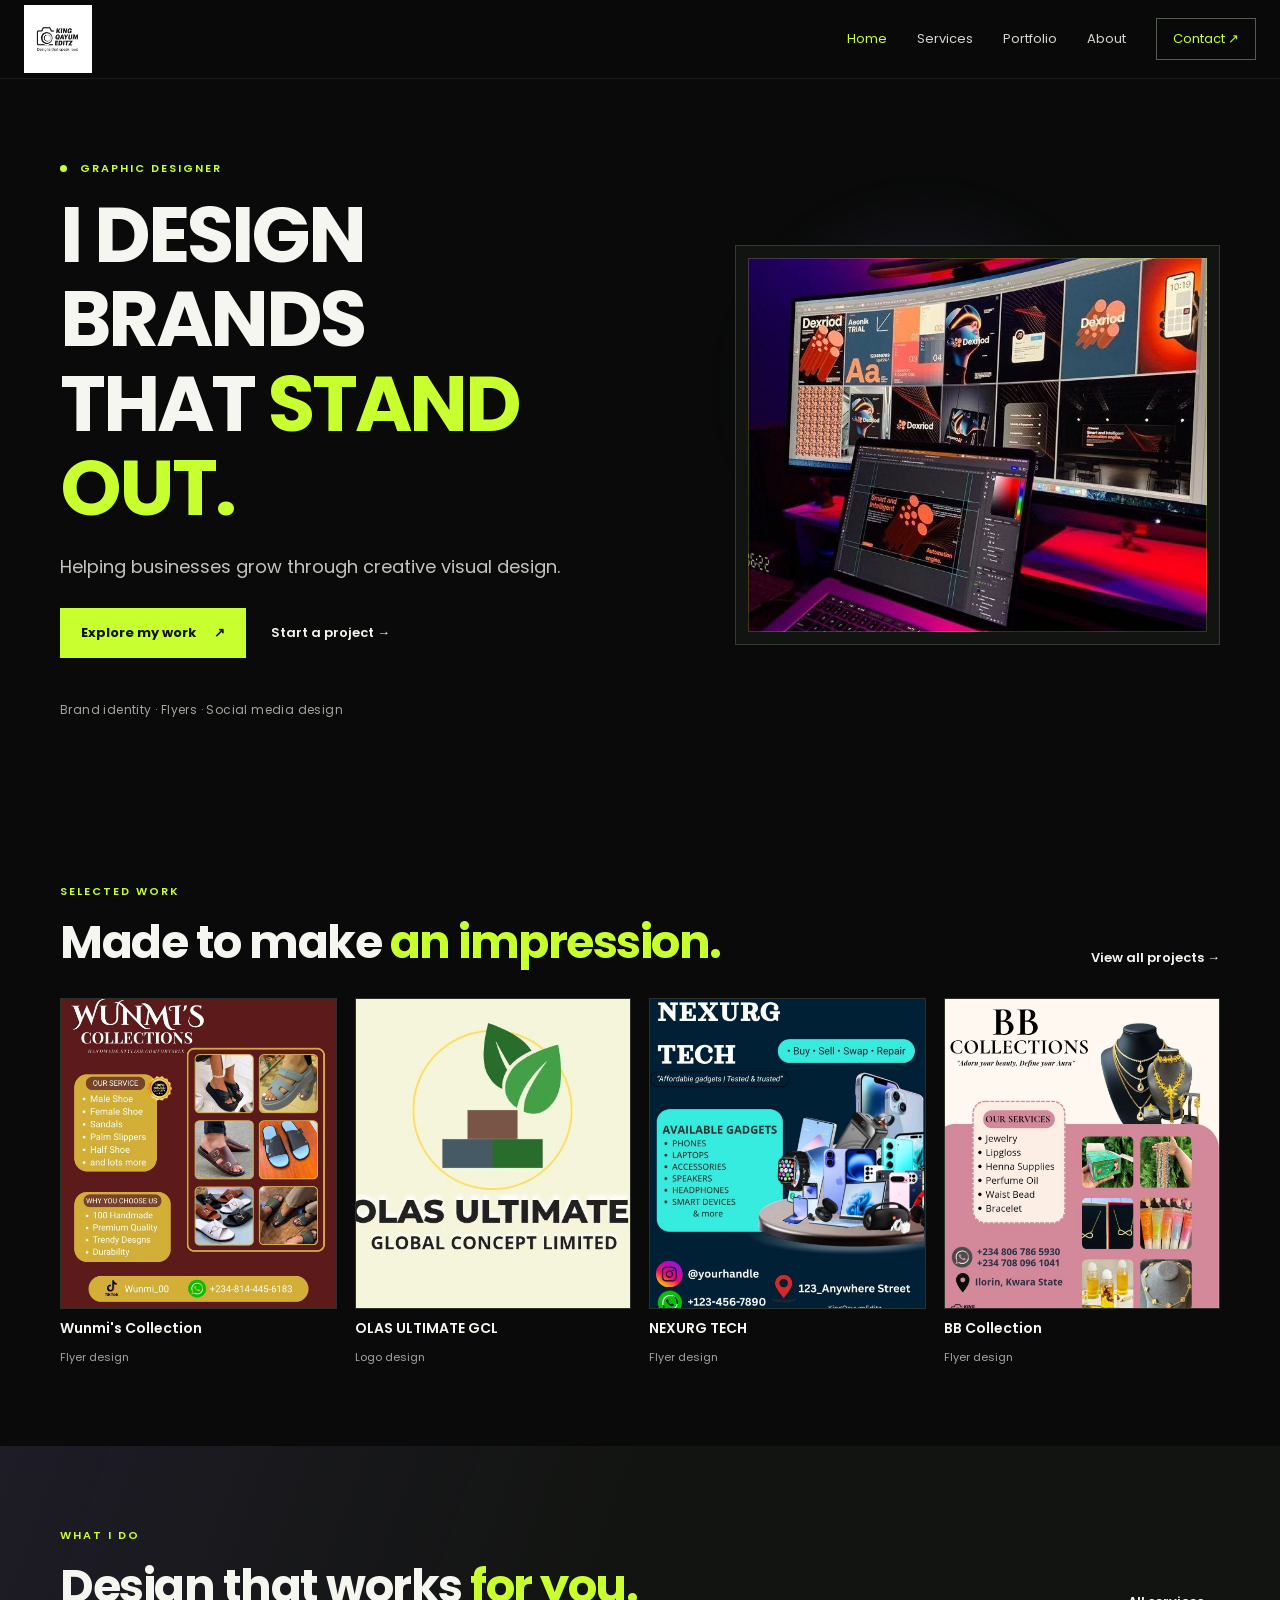
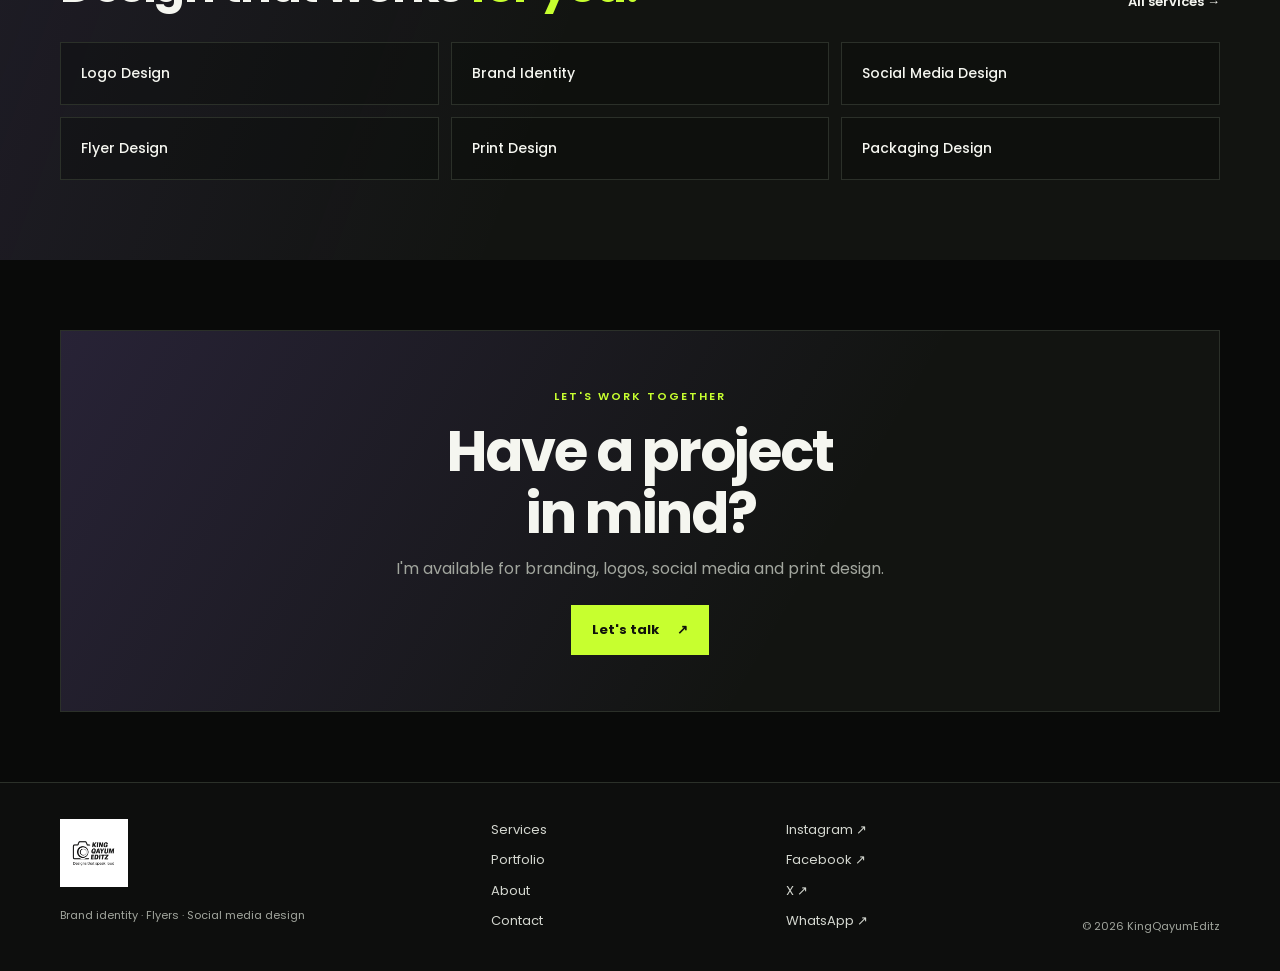
<file: index.html>
<!doctype html>
<html lang="en"><head><meta charset="utf-8"><meta name="viewport" content="width=device-width,initial-scale=1"><meta name="theme-color" content="#090a09"><meta name="description" content="KingQayumEditz is a graphic designer specializing in branding, logo design, flyers, social media design and visual identity."><meta property="og:type" content="website"><meta property="og:title" content="KingQayumEditz — I design brands that stand out"><meta property="og:description" content="Creative visual design for brands and businesses."><title>KingQayumEditz — Graphic Designer</title><link rel="icon" href="assets/images/5764811053404458683_121.jpg" type="image/jpeg"><link rel="preconnect" href="https://fonts.googleapis.com"><link rel="preconnect" href="https://fonts.gstatic.com" crossorigin><link href="https://fonts.googleapis.com/css2?family=Poppins:wght@400;500;600;700;800&display=swap" rel="stylesheet"><link rel="stylesheet" href="styles.css"><script src="script.js" defer></script></head>
<body><a class="skip-link" href="#main">Skip to content</a><header class="site-header"><nav class="nav-wrap" aria-label="Main navigation"><a class="brand" href="index.html" aria-label="KingQayumEditz home"><img class="brand-logo" src="assets/images/5764811053404458683_121.jpg" alt="KingQayumEditz logo &#8212; Designs that speak loud"></a><button class="menu-toggle" aria-expanded="false" aria-controls="primary-nav" aria-label="Open navigation"><span></span><span></span><span></span></button><div class="nav-links" id="primary-nav"><a aria-current="page" href="index.html">Home</a><a href="services.html">Services</a><a href="portfolio.html">Portfolio</a><a href="about.html">About</a><a class="nav-cta" href="contact.html">Contact <span aria-hidden="true">↗</span></a></div></nav></header>
<main id="main"><section class="hero wrap"><div class="hero-copy"><p class="eyebrow"><span class="status-dot"></span> GRAPHIC DESIGNER</p><h1>I DESIGN BRANDS<br>THAT <span class="lime">STAND OUT.</span></h1><p class="lead">Helping businesses grow through creative visual design.</p><div class="actions"><a class="button" href="portfolio.html">Explore my work <span aria-hidden="true">↗</span></a><a class="text-link" href="contact.html">Start a project <span aria-hidden="true">→</span></a></div><p class="hero-note">Brand identity · Flyers · Social media design</p></div><div class="hero-image"><img src="assets/images/5877681204805441822_121.jpg" alt="Graphic design artwork from the KingQayumEditz portfolio"></div></section>
<section class="section wrap"><div class="section-head"><div><p class="eyebrow">SELECTED WORK</p><h2>Made to make <span class="lime">an impression.</span></h2></div><a class="text-link" href="portfolio.html">View all projects →</a></div><div class="project-grid"><a class="project-card" href="portfolio.html#flyers"><img src="assets/images/SCENT BY FUNMI.jpg" alt="Scent by Funmi promotional design"><span>Wunmi's Collection</span><small>Flyer design</small></a><a class="project-card" href="portfolio.html#logos"><img src="assets/images/5877681204805441832_120.jpg" alt="OLAS ULTIMATE GCL logo artwork"><span>OLAS ULTIMATE GCL</span><small>Logo design</small></a><a class="project-card" href="portfolio.html#flyers"><img src="assets/images/5823556434963140807_121.jpg" alt="NEXURG TECH promotional artwork"><span>NEXURG TECH</span><small>Flyer design</small></a><a class="project-card" href="portfolio.html#flyers"><img src="assets/images/5854895359623105970_121.jpg" alt="BB Collection promotional artwork"><span>BB Collection</span><small>Flyer design</small></a></div></section>
<section class="section services-preview"><div class="wrap"><div class="section-head"><div><p class="eyebrow">WHAT I DO</p><h2>Design that works <span class="lime">for you.</span></h2></div><a class="text-link" href="services.html">All services →</a></div><div class="service-chips"><span>Logo Design</span><span>Brand Identity</span><span>Social Media Design</span><span>Flyer Design</span><span>Print Design</span><span>Packaging Design</span></div></div></section>
<section class="cta-band wrap"><p class="eyebrow">LET'S WORK TOGETHER</p><h2>Have a project<br>in mind?</h2><p>I'm available for branding, logos, social media and print design.</p><a class="button" href="contact.html">Let's talk <span aria-hidden="true">↗</span></a></section></main>
<footer class="site-footer"><div class="wrap footer-inner"><div><a class="brand" href="index.html" aria-label="KingQayumEditz home"><img class="brand-logo" src="assets/images/5764811053404458683_121.jpg" alt="KingQayumEditz logo &#8212; Designs that speak loud"></a><p>Brand identity · Flyers · Social media design</p></div><div class="footer-links"><a href="services.html">Services</a><a href="portfolio.html">Portfolio</a><a href="about.html">About</a><a href="contact.html">Contact</a></div><div class="footer-links"><a href="https://instagram.com/kingqayumeditz" target="_blank" rel="noopener noreferrer">Instagram ↗</a><a href="https://facebook.com/kingqayumeditz" target="_blank" rel="noopener noreferrer">Facebook ↗</a><a href="https://x.com/Kingqayumeditz" target="_blank" rel="noopener noreferrer" aria-label="X — @Kingqayumeditz">X &#x2197;</a><a href="https://wa.me/2349033279356" target="_blank" rel="noopener noreferrer">WhatsApp ↗</a></div><small>© <span data-year>2026</span> KingQayumEditz</small></div></footer></body></html>
</file>
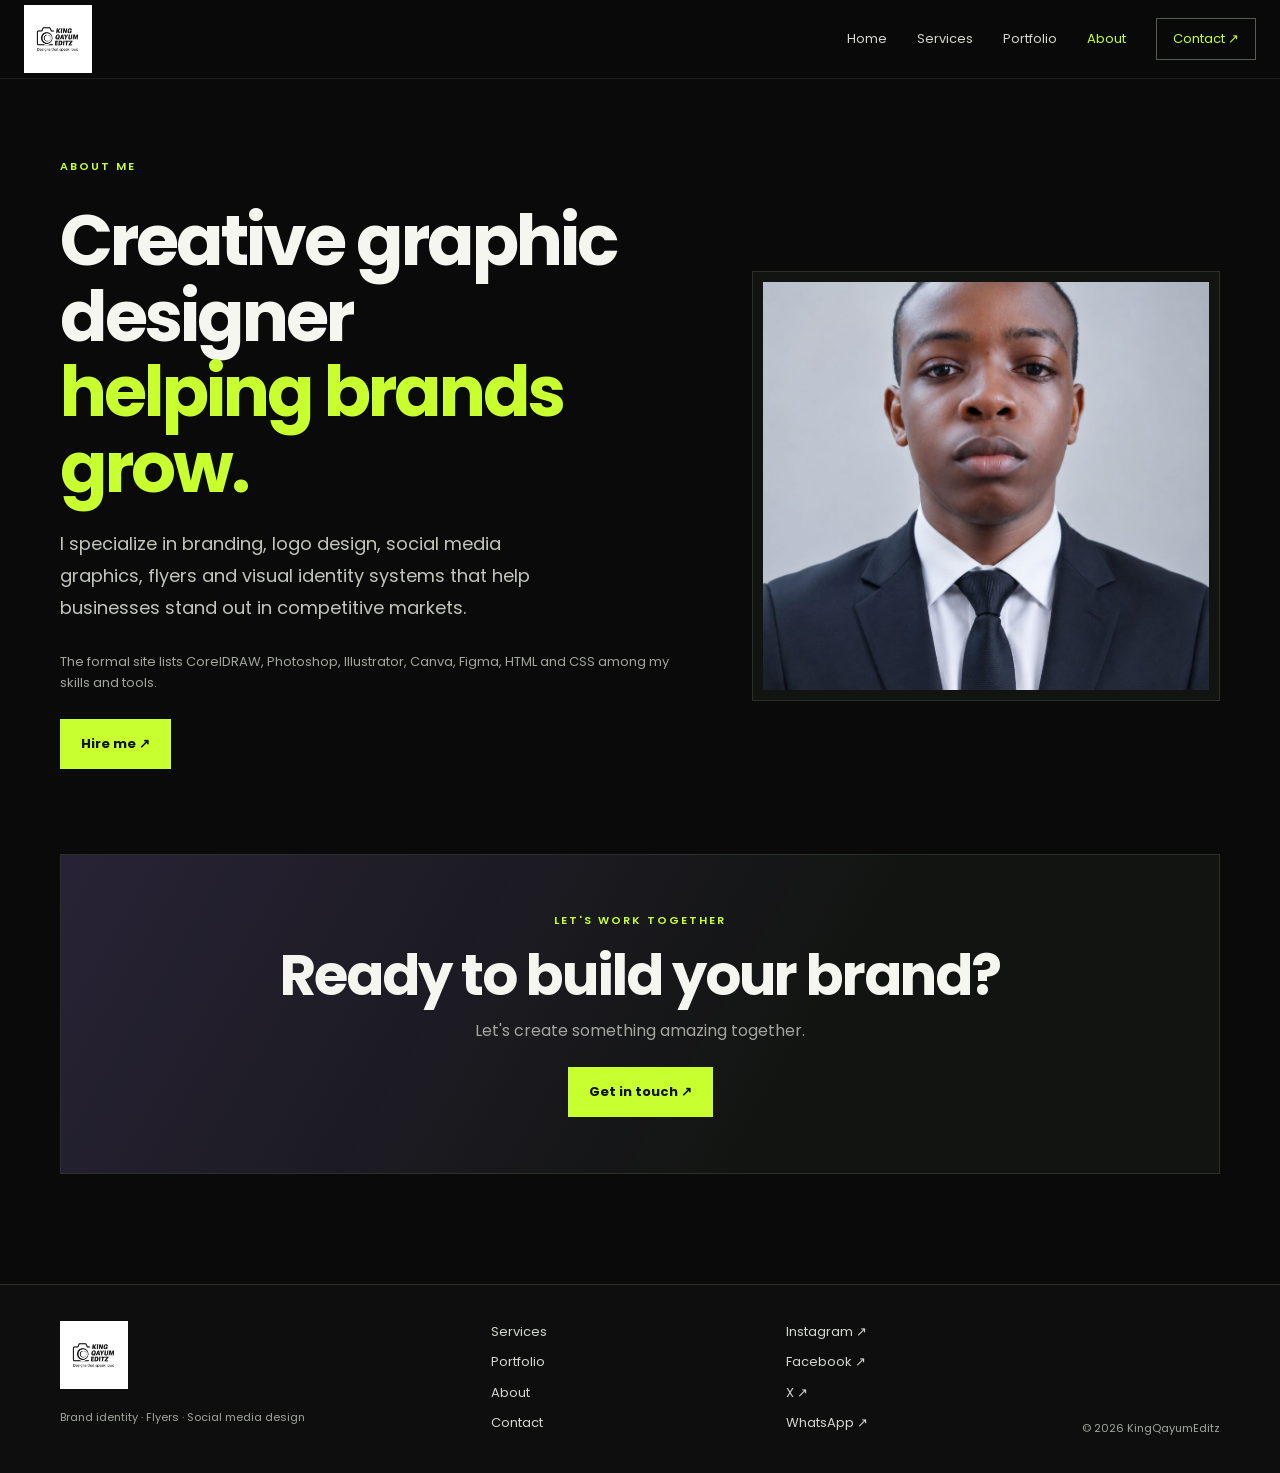
<file: about.html>
<!doctype html><html lang="en"><head><meta charset="utf-8"><meta name="viewport" content="width=device-width,initial-scale=1"><meta name="description" content="Learn about KingQayumEditz, a graphic designer specializing in branding, logos, social media graphics, flyers and visual identity."><meta property="og:title" content="About | KingQayumEditz"><title>About | KingQayumEditz</title><link rel="icon" href="assets/images/5764811053404458683_121.jpg" type="image/jpeg"><link rel="preconnect" href="https://fonts.googleapis.com"><link rel="preconnect" href="https://fonts.gstatic.com" crossorigin><link href="https://fonts.googleapis.com/css2?family=Poppins:wght@400;500;600;700;800&display=swap" rel="stylesheet"><link rel="stylesheet" href="styles.css"><script src="script.js" defer></script></head><body><a class="skip-link" href="#main">Skip to content</a><header class="site-header"><nav class="nav-wrap" aria-label="Main navigation"><a class="brand" href="index.html" aria-label="KingQayumEditz home"><img class="brand-logo" src="assets/images/5764811053404458683_121.jpg" alt="KingQayumEditz logo &#8212; Designs that speak loud"></a><button class="menu-toggle" aria-expanded="false" aria-controls="primary-nav" aria-label="Open navigation"><span></span><span></span><span></span></button><div class="nav-links" id="primary-nav"><a href="index.html">Home</a><a href="services.html">Services</a><a href="portfolio.html">Portfolio</a><a aria-current="page" href="about.html">About</a><a class="nav-cta" href="contact.html">Contact ↗</a></div></nav></header><main id="main" class="wrap page-main"><p class="eyebrow">ABOUT ME</p><div class="about-layout"><div><h1 class="page-title">Creative graphic designer<br><span class="lime">helping brands grow.</span></h1><p class="lead">I specialize in branding, logo design, social media graphics, flyers and visual identity systems that help businesses stand out in competitive markets.</p><p class="muted">The formal site lists CorelDRAW, Photoshop, Illustrator, Canva, Figma, HTML and CSS among my skills and tools.</p><a class="button" href="contact.html">Hire me ↗</a></div><img class="about-photo" src="assets/images/5873120623846952380_121.jpg" alt="Portrait artwork used on the formal KingQayumEditz about page"></div><section class="cta-band"><p class="eyebrow">LET'S WORK TOGETHER</p><h2>Ready to build your brand?</h2><p>Let's create something amazing together.</p><a class="button" href="contact.html">Get in touch ↗</a></section></main><footer class="site-footer"><div class="wrap footer-inner"><div><a class="brand" href="index.html" aria-label="KingQayumEditz home"><img class="brand-logo" src="assets/images/5764811053404458683_121.jpg" alt="KingQayumEditz logo &#8212; Designs that speak loud"></a><p>Brand identity · Flyers · Social media design</p></div><div class="footer-links"><a href="services.html">Services</a><a href="portfolio.html">Portfolio</a><a href="about.html">About</a><a href="contact.html">Contact</a></div><div class="footer-links"><a href="https://instagram.com/kingqayumeditz">Instagram ↗</a><a href="https://facebook.com/kingqayumeditz">Facebook ↗</a><a href="https://x.com/Kingqayumeditz" target="_blank" rel="noopener noreferrer" aria-label="X — @Kingqayumeditz">X &#x2197;</a><a href="https://wa.me/2349033279356">WhatsApp ↗</a></div><small>© <span data-year>2026</span> KingQayumEditz</small></div></footer></body></html>
</file>
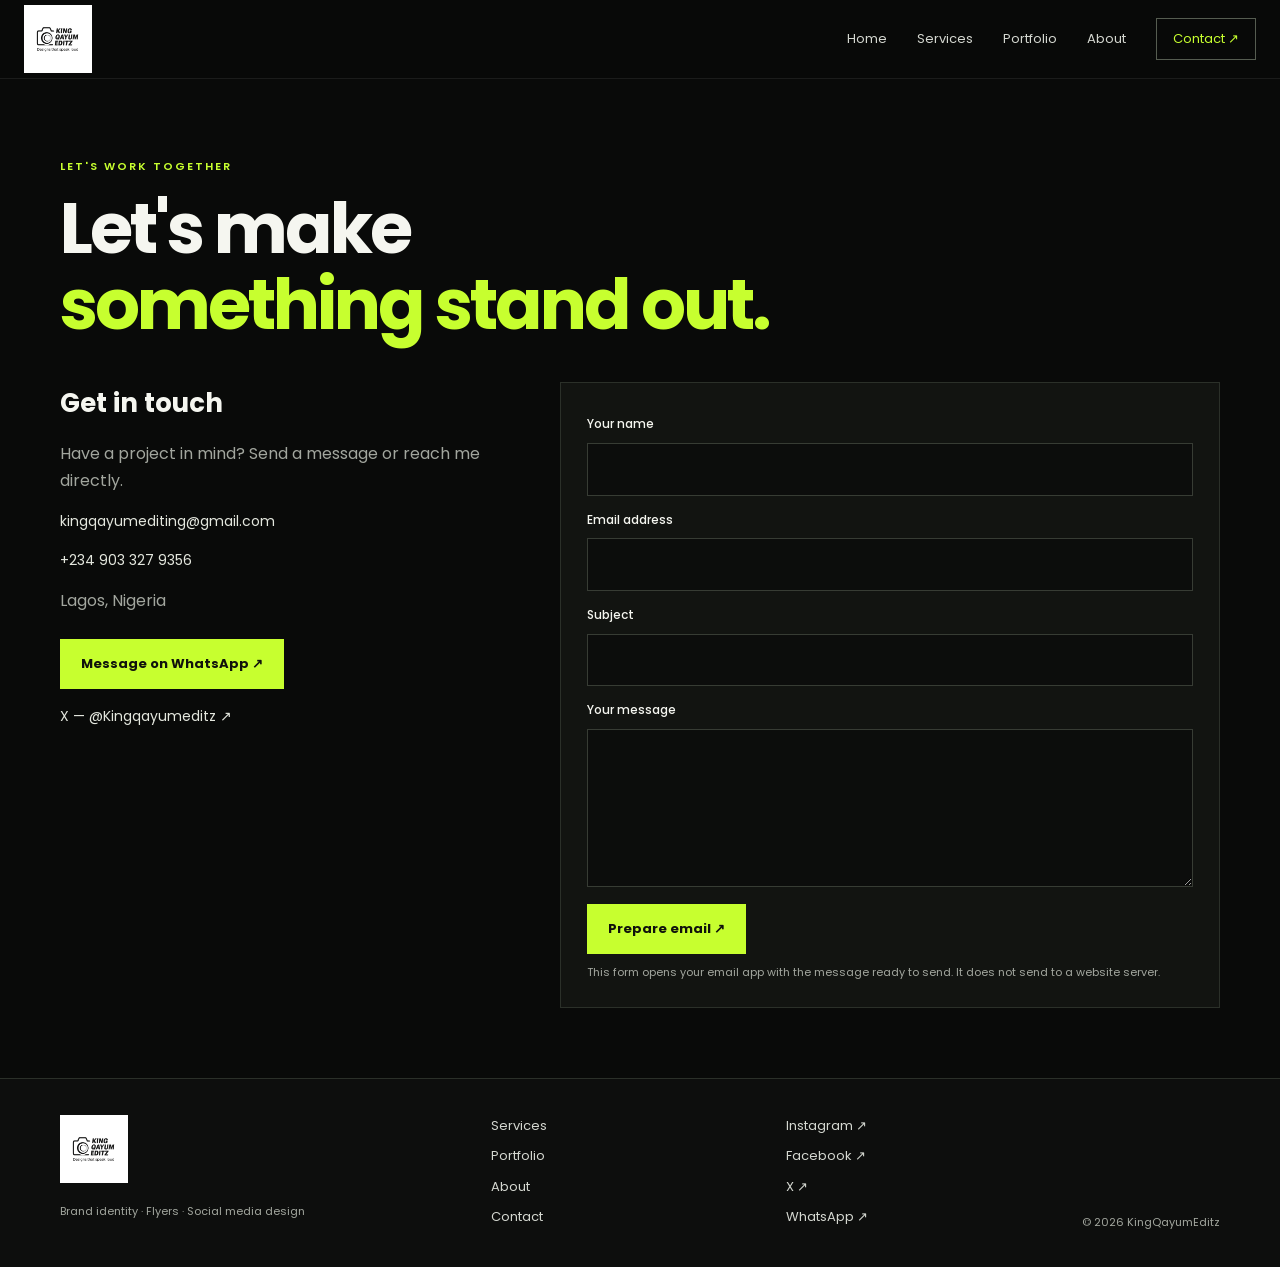
<file: contact.html>
<!doctype html><html lang="en"><head><meta charset="utf-8"><meta name="viewport" content="width=device-width,initial-scale=1"><meta name="description" content="Contact KingQayumEditz about graphic design, branding, logo, flyer or social media projects."><meta property="og:title" content="Contact | KingQayumEditz"><title>Contact | KingQayumEditz</title><link rel="icon" href="assets/images/5764811053404458683_121.jpg" type="image/jpeg"><link rel="preconnect" href="https://fonts.googleapis.com"><link rel="preconnect" href="https://fonts.gstatic.com" crossorigin><link href="https://fonts.googleapis.com/css2?family=Poppins:wght@400;500;600;700;800&display=swap" rel="stylesheet"><link rel="stylesheet" href="styles.css"><script src="script.js" defer></script></head><body><a class="skip-link" href="#main">Skip to content</a><header class="site-header"><nav class="nav-wrap" aria-label="Main navigation"><a class="brand" href="index.html" aria-label="KingQayumEditz home"><img class="brand-logo" src="assets/images/5764811053404458683_121.jpg" alt="KingQayumEditz logo &#8212; Designs that speak loud"></a><button class="menu-toggle" aria-expanded="false" aria-controls="primary-nav" aria-label="Open navigation"><span></span><span></span><span></span></button><div class="nav-links" id="primary-nav"><a href="index.html">Home</a><a href="services.html">Services</a><a href="portfolio.html">Portfolio</a><a href="about.html">About</a><a class="nav-cta" aria-current="page" href="contact.html">Contact ↗</a></div></nav></header><main id="main" class="wrap page-main"><p class="eyebrow">LET'S WORK TOGETHER</p><h1 class="page-title">Let's make<br><span class="lime">something stand out.</span></h1><div class="contact-layout"><section class="contact-info"><h2>Get in touch</h2><p>Have a project in mind? Send a message or reach me directly.</p><a href="mailto:kingqayumediting@gmail.com">kingqayumediting@gmail.com</a><a href="tel:+2349033279356">+234 903 327 9356</a><p>Lagos, Nigeria</p><a class="button whatsapp" href="https://wa.me/2349033279356" target="_blank" rel="noopener noreferrer">Message on WhatsApp ↗</a><a href="https://x.com/Kingqayumeditz" target="_blank" rel="noopener noreferrer" aria-label="X — @Kingqayumeditz">X — @Kingqayumeditz &#x2197;</a></section><form class="contact-form" id="contact-form"><label for="name">Your name</label><input id="name" name="name" autocomplete="name" required><label for="email">Email address</label><input id="email" name="email" type="email" autocomplete="email" required><label for="subject">Subject</label><input id="subject" name="subject"><label for="message">Your message</label><textarea id="message" name="message" rows="5" required></textarea><button class="button" type="submit">Prepare email ↗</button><p id="form-status" class="form-status" aria-live="polite">This form opens your email app with the message ready to send. It does not send to a website server.</p></form></div></main><footer class="site-footer"><div class="wrap footer-inner"><div><a class="brand" href="index.html" aria-label="KingQayumEditz home"><img class="brand-logo" src="assets/images/5764811053404458683_121.jpg" alt="KingQayumEditz logo &#8212; Designs that speak loud"></a><p>Brand identity · Flyers · Social media design</p></div><div class="footer-links"><a href="services.html">Services</a><a href="portfolio.html">Portfolio</a><a href="about.html">About</a><a href="contact.html">Contact</a></div><div class="footer-links"><a href="https://instagram.com/kingqayumeditz">Instagram ↗</a><a href="https://facebook.com/kingqayumeditz">Facebook ↗</a><a href="https://x.com/Kingqayumeditz" target="_blank" rel="noopener noreferrer" aria-label="X — @Kingqayumeditz">X &#x2197;</a><a href="https://wa.me/2349033279356">WhatsApp ↗</a></div><small>© <span data-year>2026</span> KingQayumEditz</small></div></footer></body></html>
</file>
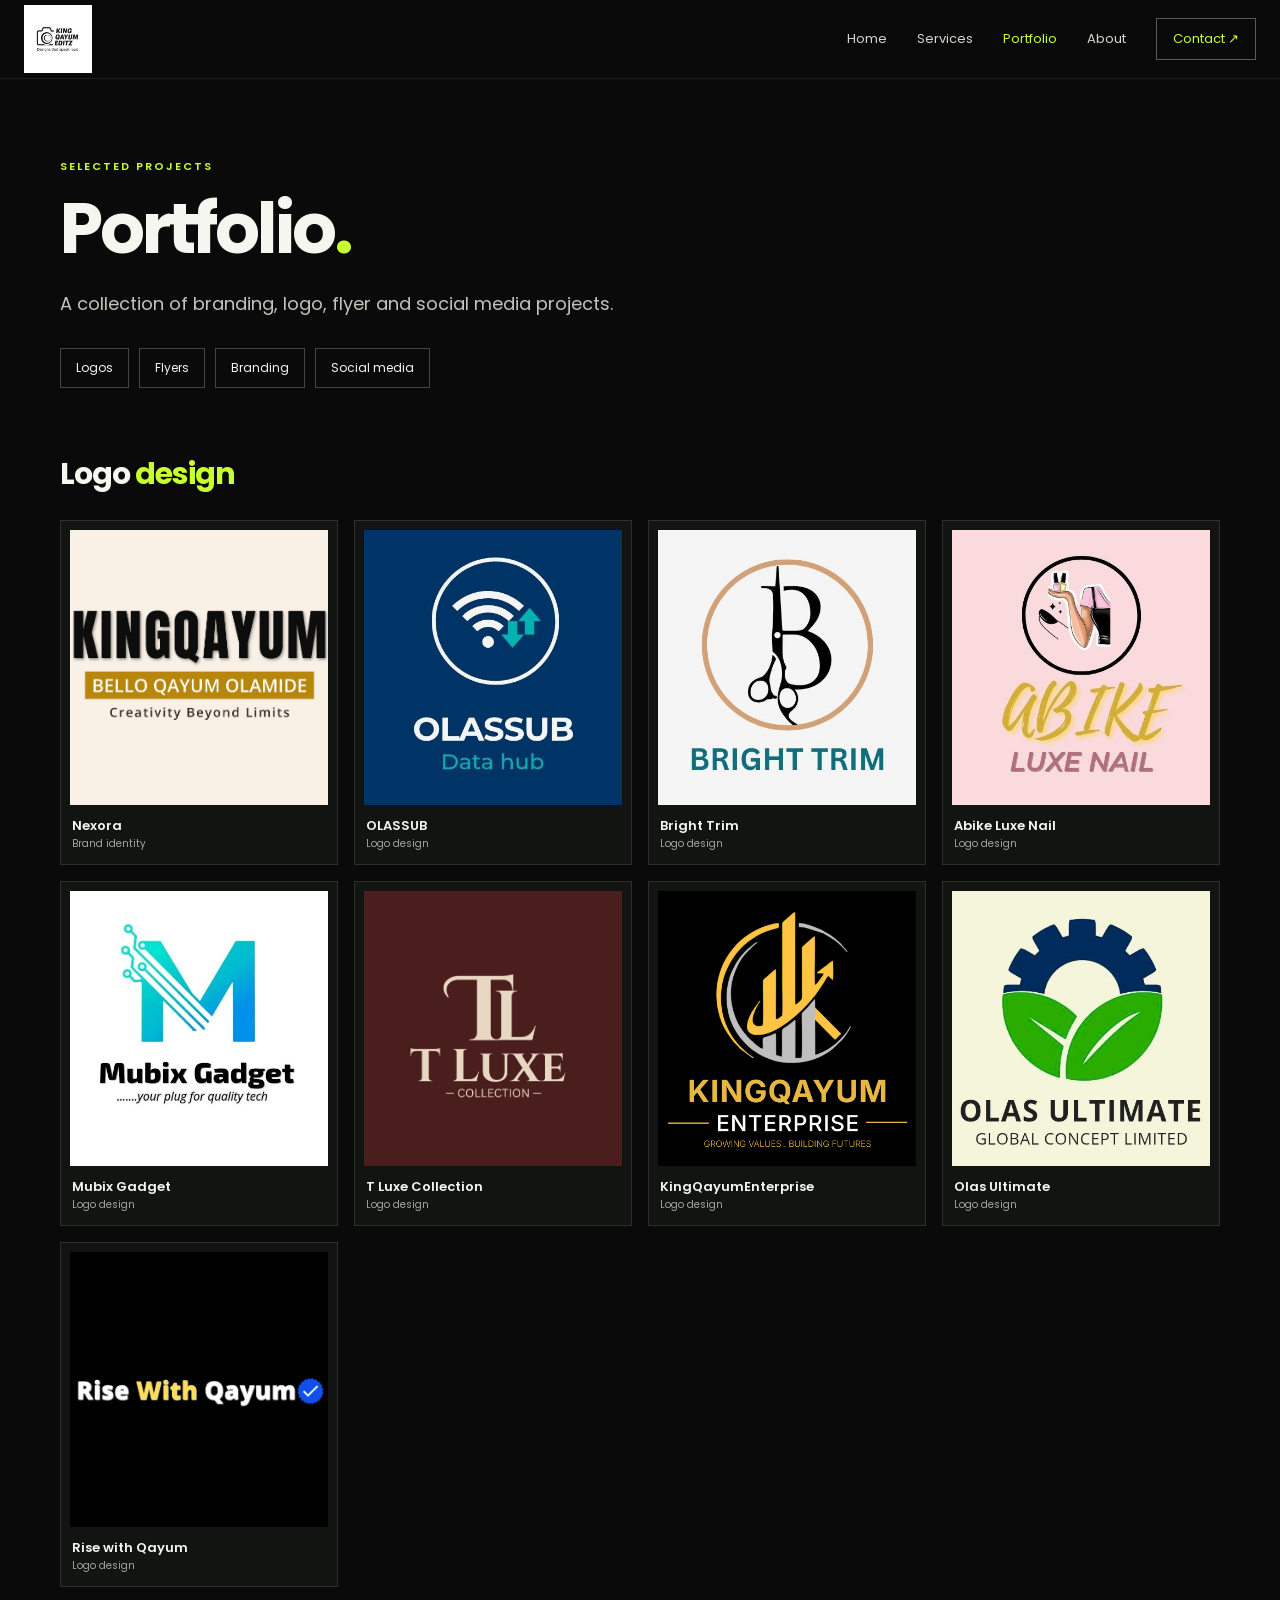
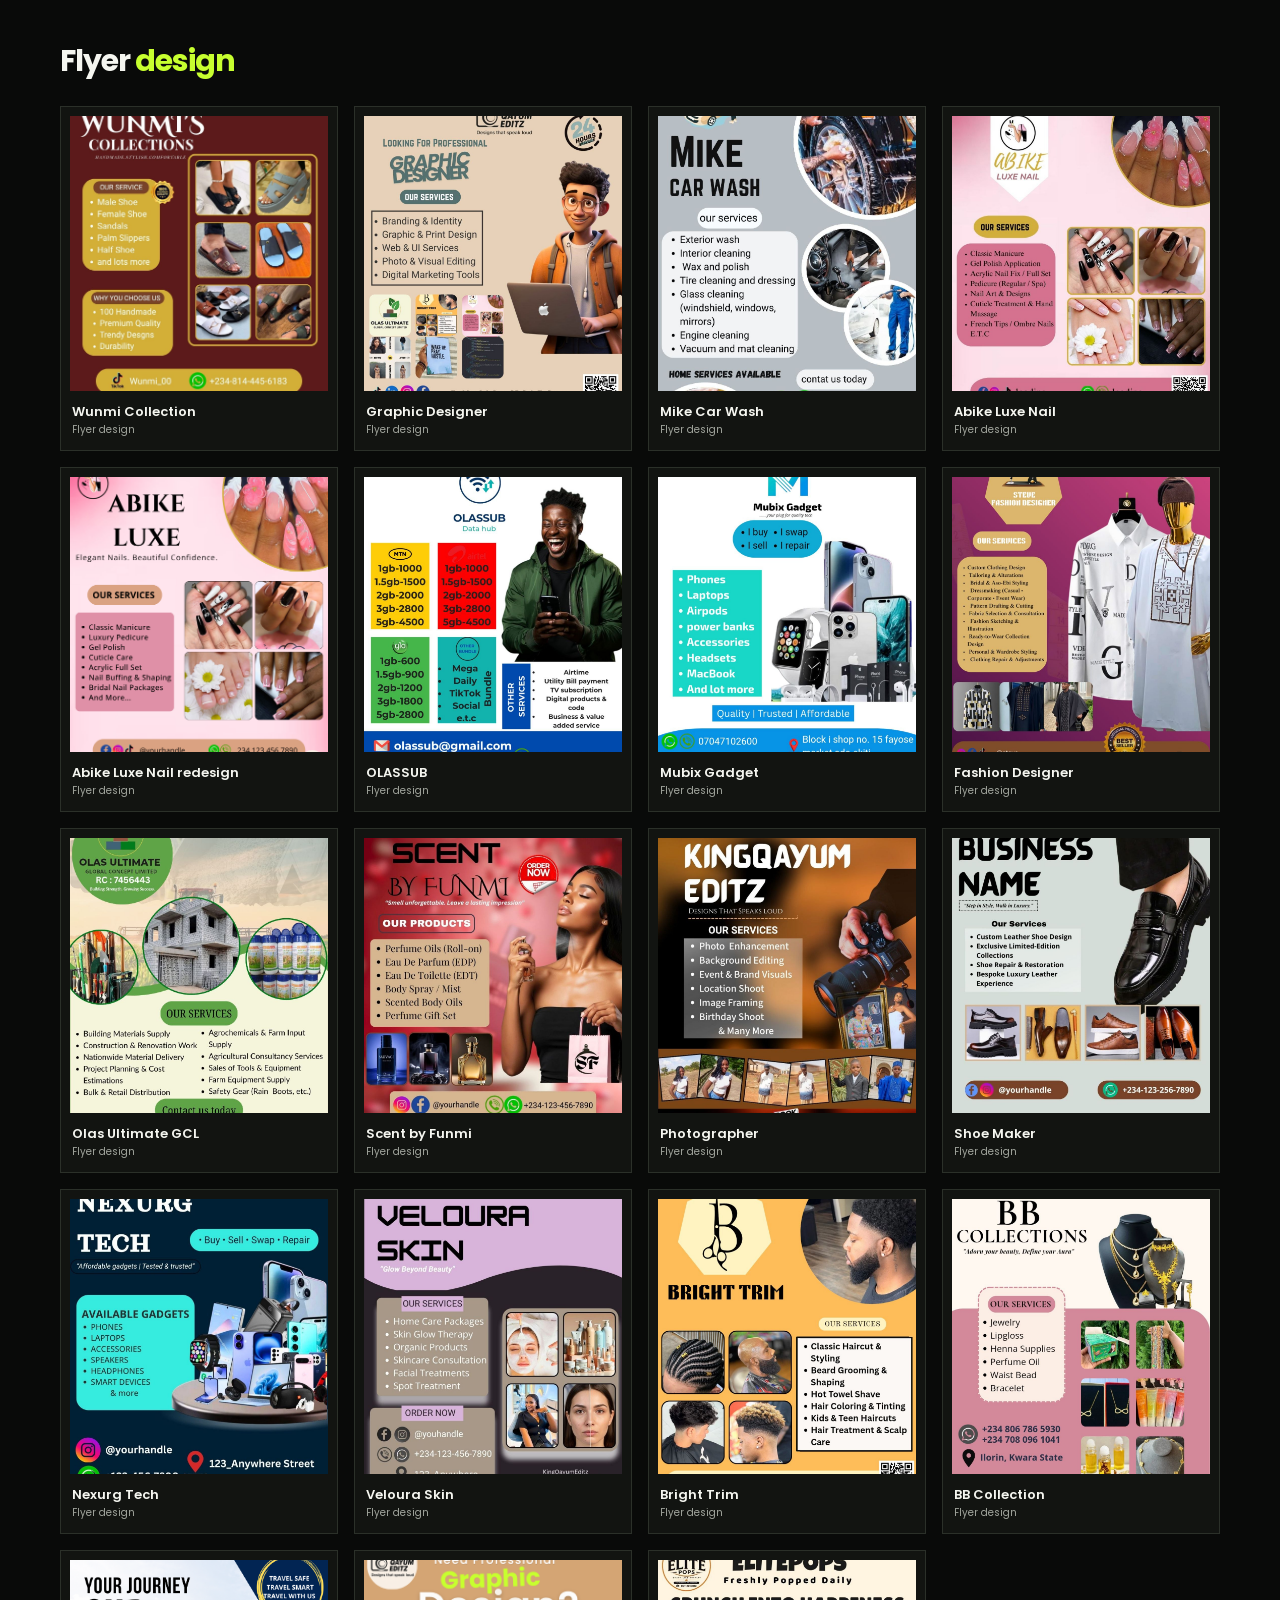
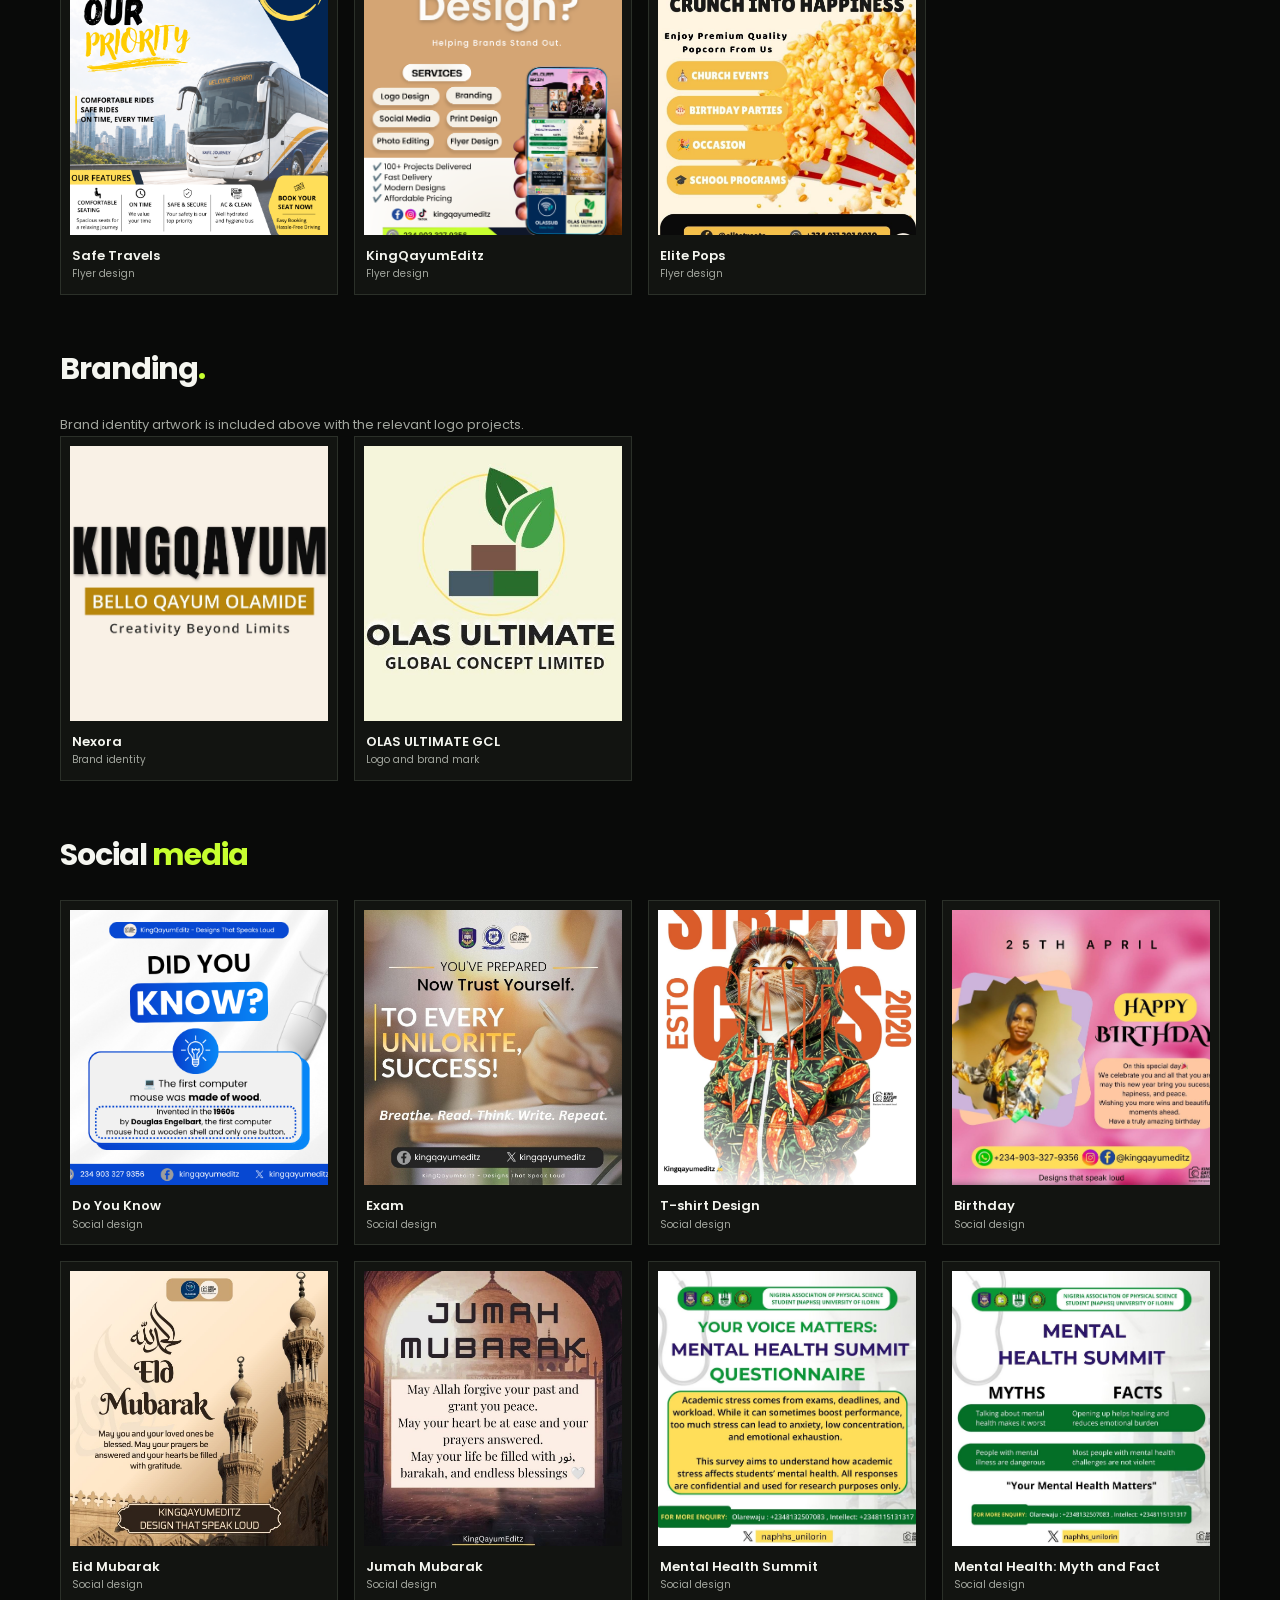
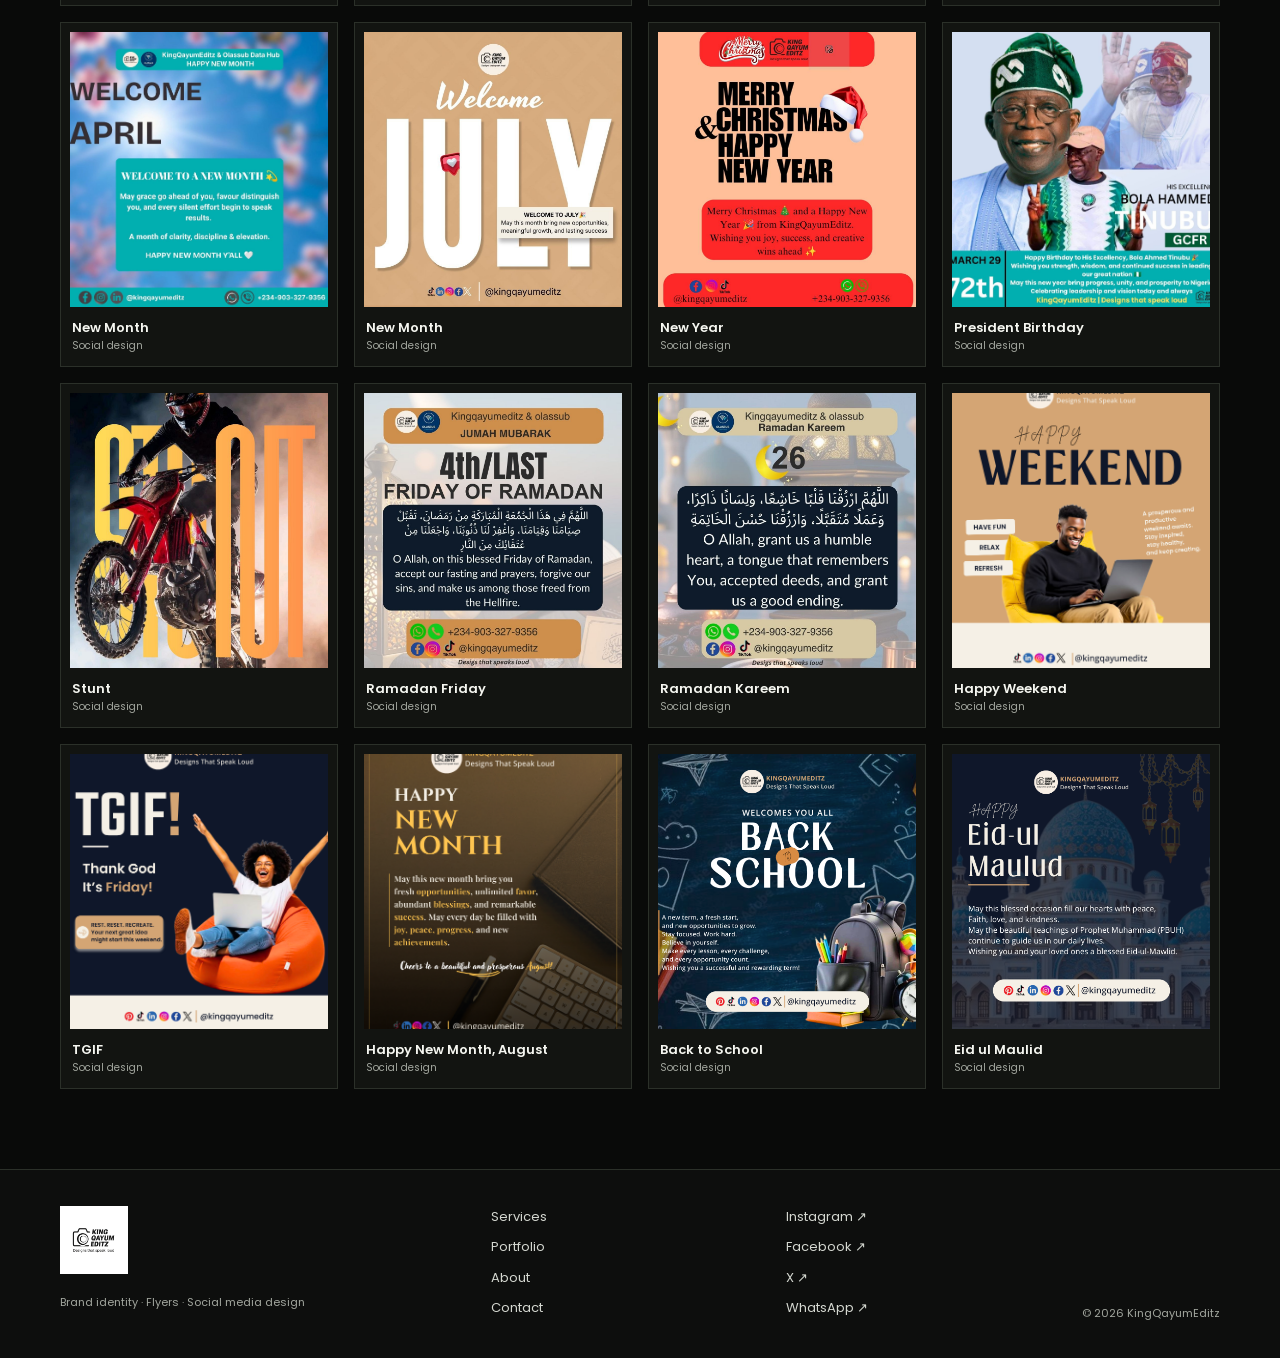
<file: portfolio.html>
<!doctype html><html lang="en"><head><meta charset="utf-8"><meta name="viewport" content="width=device-width,initial-scale=1"><meta name="description" content="Browse real logo, flyer and social media design work from the KingQayumEditz portfolio."><meta property="og:title" content="Portfolio | KingQayumEditz"><title>Portfolio | KingQayumEditz</title><link rel="icon" href="assets/images/5764811053404458683_121.jpg" type="image/jpeg"><link rel="preconnect" href="https://fonts.googleapis.com"><link rel="preconnect" href="https://fonts.gstatic.com" crossorigin><link href="https://fonts.googleapis.com/css2?family=Poppins:wght@400;500;600;700;800&display=swap" rel="stylesheet"><link rel="stylesheet" href="styles.css"><script src="script.js" defer></script></head><body><a class="skip-link" href="#main">Skip to content</a><header class="site-header"><nav class="nav-wrap" aria-label="Main navigation"><a class="brand" href="index.html" aria-label="KingQayumEditz home"><img class="brand-logo" src="assets/images/5764811053404458683_121.jpg" alt="KingQayumEditz logo &#8212; Designs that speak loud"></a><button class="menu-toggle" aria-expanded="false" aria-controls="primary-nav" aria-label="Open navigation"><span></span><span></span><span></span></button><div class="nav-links" id="primary-nav"><a href="index.html">Home</a><a href="services.html">Services</a><a aria-current="page" href="portfolio.html">Portfolio</a><a href="about.html">About</a><a class="nav-cta" href="contact.html">Contact ↗</a></div></nav></header><main id="main" class="wrap page-main portfolio-page"><p class="eyebrow">SELECTED PROJECTS</p><h1 class="page-title">Portfolio<span class="lime">.</span></h1><p class="lead narrow">A collection of branding, logo, flyer and social media projects.</p><nav class="category-nav" aria-label="Portfolio categories"><a href="#logos">Logos</a><a href="#flyers">Flyers</a><a href="#branding">Branding</a><a href="#social">Social media</a></nav>
<section id="logos" class="portfolio-category"><h2>Logo <span class="lime">design</span></h2><div class="portfolio-grid">
<figure><img src="assets/images/5879933004619124483_121.jpg" alt="Nexora brand identity artwork"><figcaption>Nexora <small>Brand identity</small></figcaption></figure><figure><img src="assets/images/5879933004619124505_120.jpg" alt="OLASSUB logo design"><figcaption>OLASSUB <small>Logo design</small></figcaption></figure><figure><img src="assets/images/5879933004619124504_120.jpg" alt="Bright Trim logo design"><figcaption>Bright Trim <small>Logo design</small></figcaption></figure><figure><img src="assets/images/5879933004619124503_120.jpg" alt="Abike Luxe Nail logo design"><figcaption>Abike Luxe Nail <small>Logo design</small></figcaption></figure><figure><img src="assets/images/5879933004619124502_120.jpg" alt="Mubix Gadget logo design"><figcaption>Mubix Gadget <small>Logo design</small></figcaption></figure><figure><img src="assets/images/5879933004619124499_121.jpg" alt="T Luxe Collection logo design"><figcaption>T Luxe Collection <small>Logo design</small></figcaption></figure><figure><img src="assets/images/7.png" alt="KingQayumEnterprise logo design"><figcaption>KingQayumEnterprise <small>Logo design</small></figcaption></figure><figure><img src="assets/images/olas ultimate.jpg" alt="Olas Ultimate logo"><figcaption>Olas Ultimate <small>Logo design</small></figcaption></figure><figure><img src="assets/images/rise with qayum.jpg" alt="Rise with Qayum logo"><figcaption>Rise with Qayum <small>Logo design</small></figcaption></figure></div></section>
<section id="flyers" class="portfolio-category"><h2>Flyer <span class="lime">design</span></h2><div class="portfolio-grid">
<figure><img src="assets/images/SCENT BY FUNMI.jpg" alt="Scent by Funmi flyer"><figcaption>Wunmi Collection <small>Flyer design</small></figcaption></figure><figure><img src="assets/images/5879933004619124509_121.jpg" alt="Graphic designer promotional flyer"><figcaption>Graphic Designer <small>Flyer design</small></figcaption></figure><figure><img src="assets/images/5879933004619124508_121.jpg" alt="Mike Car Wash flyer"><figcaption>Mike Car Wash <small>Flyer design</small></figcaption></figure><figure><img src="assets/images/5879933004619124507_121.jpg" alt="Abike Luxe Nail flyer"><figcaption>Abike Luxe Nail <small>Flyer design</small></figcaption></figure><figure><img src="assets/images/Manicurist  Pedicurist q.png" alt="Abike Luxe Nail redesign flyer"><figcaption>Abike Luxe Nail redesign <small>Flyer design</small></figcaption></figure><figure><img src="assets/images/5879933004619124506_121.jpg" alt="OLASSUB flyer"><figcaption>OLASSUB <small>Flyer design</small></figcaption></figure><figure><img src="assets/images/5879933004619124501_121.jpg" alt="Mubix Gadget flyer"><figcaption>Mubix Gadget <small>Flyer design</small></figcaption></figure><figure><img src="assets/images/5879933004619124500_121.jpg" alt="Fashion designer flyer"><figcaption>Fashion Designer <small>Flyer design</small></figcaption></figure><figure><img src="assets/images/5879933004619124498_121.jpg" alt="Olas Ultimate GCL flyer"><figcaption>Olas Ultimate GCL <small>Flyer design</small></figcaption></figure><figure><img src="assets/images/5879933004619124495_121.jpg" alt="Scent by Funmi flyer"><figcaption>Scent by Funmi <small>Flyer design</small></figcaption></figure><figure><img src="assets/images/5879933004619124493_121.jpg" alt="Photographer flyer"><figcaption>Photographer <small>Flyer design</small></figcaption></figure><figure><img src="assets/images/5879933004619124492_121.jpg" alt="Shoemaker flyer"><figcaption>Shoe Maker <small>Flyer design</small></figcaption></figure><figure><img src="assets/images/5879933004619124491_121.jpg" alt="Nexurg Tech flyer"><figcaption>Nexurg Tech <small>Flyer design</small></figcaption></figure><figure><img src="assets/images/5879933004619124490_121.jpg" alt="Veloura Skin flyer"><figcaption>Veloura Skin <small>Flyer design</small></figcaption></figure><figure><img src="assets/images/5877681204805441833_121.jpg" alt="Bright Trim flyer"><figcaption>Bright Trim <small>Flyer design</small></figcaption></figure><figure><img src="assets/images/5854895359623105970_121.jpg" alt="BB Collection flyer"><figcaption>BB Collection <small>Flyer design</small></figcaption></figure><figure><img src="assets/images/SAFE TRAVELS.png" alt="Safe Travels flyer"><figcaption>Safe Travels <small>Flyer design</small></figcaption></figure><figure><img src="assets/images/Do You Need Professional2.png" alt="KingQayumEditz promotional flyer"><figcaption>KingQayumEditz <small>Flyer design</small></figcaption></figure><figure><img src="assets/images/elite pops.jpg" alt="Elite Pops flyer"><figcaption>Elite Pops <small>Flyer design</small></figcaption></figure></div></section>
<section id="branding" class="portfolio-category"><h2>Branding<span class="lime">.</span></h2><p class="muted">Brand identity artwork is included above with the relevant logo projects.</p><div class="portfolio-grid"><figure><img src="assets/images/5879933004619124483_121.jpg" alt="Nexora branding artwork"><figcaption>Nexora <small>Brand identity</small></figcaption></figure><figure><img src="assets/images/5877681204805441832_120.jpg" alt="OLAS ULTIMATE GCL logo artwork"><figcaption>OLAS ULTIMATE GCL <small>Logo and brand mark</small></figcaption></figure></div></section>
<section id="social" class="portfolio-category"><h2>Social <span class="lime">media</span></h2><div class="portfolio-grid">
<figure><img src="assets/images/223.png" alt="Do You Know social media graphic"><figcaption>Do You Know <small>Social design</small></figcaption></figure><figure><img src="assets/images/EXAM.jpg" alt="Exam social media graphic"><figcaption>Exam <small>Social design</small></figcaption></figure><figure><img src="assets/images/catty.jpg" alt="T-shirt design social graphic"><figcaption>T-shirt Design <small>Social design</small></figcaption></figure><figure><img src="assets/images/birthday.jpg" alt="Birthday social graphic"><figcaption>Birthday <small>Social design</small></figcaption></figure><figure><img src="assets/images/eid muburak.jpg" alt="Eid Mubarak social graphic"><figcaption>Eid Mubarak <small>Social design</small></figcaption></figure><figure><img src="assets/images/Jumah Mubarak.jpg" alt="Jumah Mubarak social graphic"><figcaption>Jumah Mubarak <small>Social design</small></figcaption></figure><figure><img src="assets/images/naphss mental health summit.jpg" alt="Mental health summit social graphic"><figcaption>Mental Health Summit <small>Social design</small></figcaption></figure><figure><img src="assets/images/myth and fact.jpg" alt="Mental health myth and fact social graphic"><figcaption>Mental Health: Myth and Fact <small>Social design</small></figcaption></figure><figure><img src="assets/images/welcome april.jpg" alt="Welcome April social graphic"><figcaption>New Month <small>Social design</small></figcaption></figure><figure><img src="assets/images/welcome july.jpg" alt="Welcome July social graphic"><figcaption>New Month <small>Social design</small></figcaption></figure><figure><img src="assets/images/new year.jpg" alt="New Year social graphic"><figcaption>New Year <small>Social design</small></figcaption></figure><figure><img src="assets/images/tinubu birthday.jpg" alt="President birthday social graphic"><figcaption>President Birthday <small>Social design</small></figcaption></figure><figure><img src="assets/images/stunt.jpg" alt="Stunt social design"><figcaption>Stunt <small>Social design</small></figcaption></figure><figure><img src="assets/images/ramadan (2).jpg" alt="Ramadan Friday social graphic"><figcaption>Ramadan Friday <small>Social design</small></figcaption></figure><figure><img src="assets/images/ramadan muburak.jpg" alt="Ramadan Kareem social graphic"><figcaption>Ramadan Kareem <small>Social design</small></figcaption></figure><figure><img src="assets/images/weekend media post design.png" alt="Happy weekend social media post"><figcaption>Happy Weekend <small>Social design</small></figcaption></figure><figure><img src="assets/images/Social Graphics TGIF.png" alt="TGIF social graphic"><figcaption>TGIF <small>Social design</small></figcaption></figure><figure><img src="assets/images/August 2026 New Month 2.png" alt="August 2026 new month social graphic"><figcaption>Happy New Month, August <small>Social design</small></figcaption></figure><figure><img src="assets/images/BACK TO SCHOOL.png" alt="Back to school social graphic"><figcaption>Back to School <small>Social design</small></figcaption></figure><figure><img src="assets/images/ELDUL MALUD.png" alt="Eid ul Maulid social graphic"><figcaption>Eid ul Maulid <small>Social design</small></figcaption></figure></div></section></main><footer class="site-footer"><div class="wrap footer-inner"><div><a class="brand" href="index.html" aria-label="KingQayumEditz home"><img class="brand-logo" src="assets/images/5764811053404458683_121.jpg" alt="KingQayumEditz logo &#8212; Designs that speak loud"></a><p>Brand identity · Flyers · Social media design</p></div><div class="footer-links"><a href="services.html">Services</a><a href="portfolio.html">Portfolio</a><a href="about.html">About</a><a href="contact.html">Contact</a></div><div class="footer-links"><a href="https://instagram.com/kingqayumeditz">Instagram ↗</a><a href="https://facebook.com/kingqayumeditz">Facebook ↗</a><a href="https://x.com/Kingqayumeditz" target="_blank" rel="noopener noreferrer" aria-label="X — @Kingqayumeditz">X &#x2197;</a><a href="https://wa.me/2349033279356">WhatsApp ↗</a></div><small>© <span data-year>2026</span> KingQayumEditz</small></div></footer></body></html>
</file>
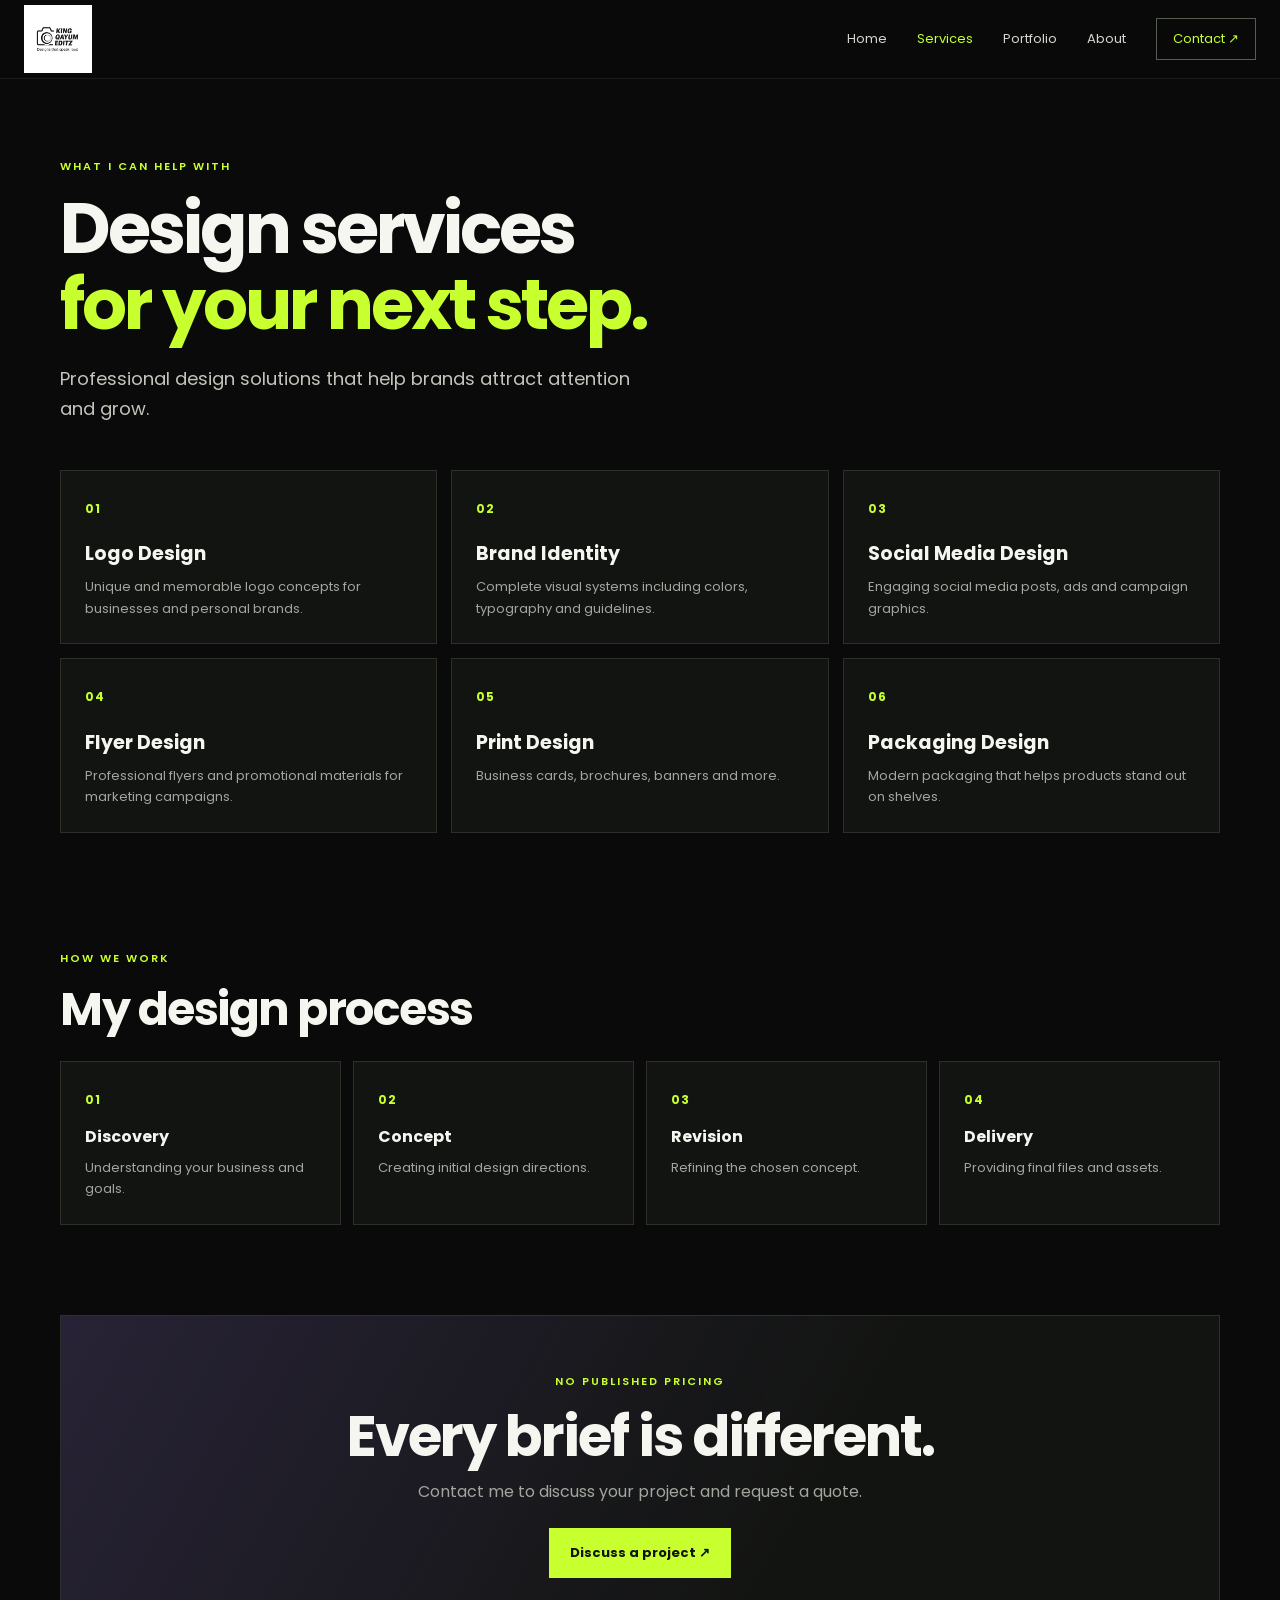
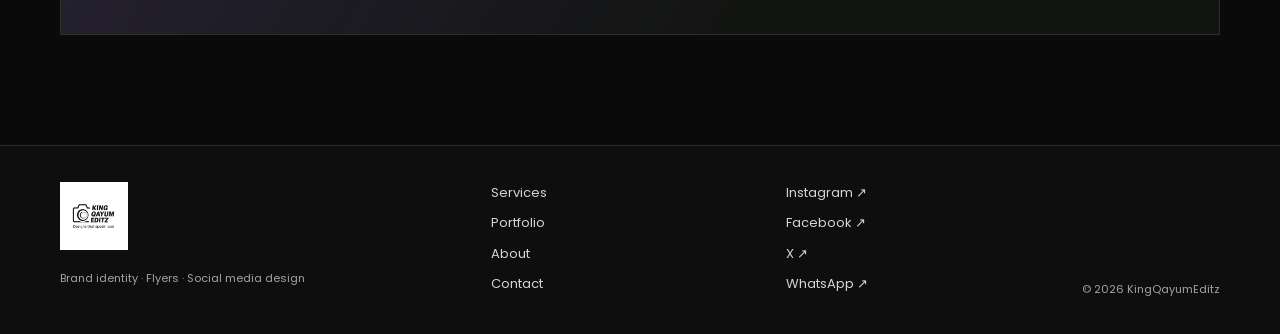
<file: services.html>
<!doctype html><html lang="en"><head><meta charset="utf-8"><meta name="viewport" content="width=device-width,initial-scale=1"><meta name="description" content="Explore graphic design services from KingQayumEditz, including logos, brand identity, social media, flyers, print and packaging."><meta property="og:title" content="Services | KingQayumEditz"><title>Services | KingQayumEditz</title><link rel="icon" href="assets/images/5764811053404458683_121.jpg" type="image/jpeg"><link rel="preconnect" href="https://fonts.googleapis.com"><link rel="preconnect" href="https://fonts.gstatic.com" crossorigin><link href="https://fonts.googleapis.com/css2?family=Poppins:wght@400;500;600;700;800&display=swap" rel="stylesheet"><link rel="stylesheet" href="styles.css"><script src="script.js" defer></script></head><body><a class="skip-link" href="#main">Skip to content</a><header class="site-header"><nav class="nav-wrap" aria-label="Main navigation"><a class="brand" href="index.html" aria-label="KingQayumEditz home"><img class="brand-logo" src="assets/images/5764811053404458683_121.jpg" alt="KingQayumEditz logo &#8212; Designs that speak loud"></a><button class="menu-toggle" aria-expanded="false" aria-controls="primary-nav" aria-label="Open navigation"><span></span><span></span><span></span></button><div class="nav-links" id="primary-nav"><a href="index.html">Home</a><a aria-current="page" href="services.html">Services</a><a href="portfolio.html">Portfolio</a><a href="about.html">About</a><a class="nav-cta" href="contact.html">Contact ↗</a></div></nav></header><main id="main" class="wrap page-main"><p class="eyebrow">WHAT I CAN HELP WITH</p><h1 class="page-title">Design services<br><span class="lime">for your next step.</span></h1><p class="lead narrow">Professional design solutions that help brands attract attention and grow.</p><div class="service-grid"><article><b>01</b><h2>Logo Design</h2><p>Unique and memorable logo concepts for businesses and personal brands.</p></article><article><b>02</b><h2>Brand Identity</h2><p>Complete visual systems including colors, typography and guidelines.</p></article><article><b>03</b><h2>Social Media Design</h2><p>Engaging social media posts, ads and campaign graphics.</p></article><article><b>04</b><h2>Flyer Design</h2><p>Professional flyers and promotional materials for marketing campaigns.</p></article><article><b>05</b><h2>Print Design</h2><p>Business cards, brochures, banners and more.</p></article><article><b>06</b><h2>Packaging Design</h2><p>Modern packaging that helps products stand out on shelves.</p></article></div><section class="process"><p class="eyebrow">HOW WE WORK</p><h2>My design process</h2><div class="process-grid"><article><b>01</b><h3>Discovery</h3><p>Understanding your business and goals.</p></article><article><b>02</b><h3>Concept</h3><p>Creating initial design directions.</p></article><article><b>03</b><h3>Revision</h3><p>Refining the chosen concept.</p></article><article><b>04</b><h3>Delivery</h3><p>Providing final files and assets.</p></article></div></section><section class="cta-band"><p class="eyebrow">NO PUBLISHED PRICING</p><h2>Every brief is different.</h2><p>Contact me to discuss your project and request a quote.</p><a class="button" href="contact.html">Discuss a project ↗</a></section></main><footer class="site-footer"><div class="wrap footer-inner"><div><a class="brand" href="index.html" aria-label="KingQayumEditz home"><img class="brand-logo" src="assets/images/5764811053404458683_121.jpg" alt="KingQayumEditz logo &#8212; Designs that speak loud"></a><p>Brand identity · Flyers · Social media design</p></div><div class="footer-links"><a href="services.html">Services</a><a href="portfolio.html">Portfolio</a><a href="about.html">About</a><a href="contact.html">Contact</a></div><div class="footer-links"><a href="https://instagram.com/kingqayumeditz">Instagram ↗</a><a href="https://facebook.com/kingqayumeditz">Facebook ↗</a><a href="https://x.com/Kingqayumeditz" target="_blank" rel="noopener noreferrer" aria-label="X — @Kingqayumeditz">X &#x2197;</a><a href="https://wa.me/2349033279356">WhatsApp ↗</a></div><small>© <span data-year>2026</span> KingQayumEditz</small></div></footer></body></html>
</file>
<file: styles.css>
:root{color-scheme:dark;--bg:#090a09;--panel:#121411;--panel2:#171916;--text:#f5f6f0;--muted:#a2a69e;--line:#2b3029;--lime:#c7ff2f;--purple:#8a65df;--font:'Poppins',Arial,sans-serif}*{box-sizing:border-box}html{scroll-behavior:smooth;scroll-padding-top:90px}body{margin:0;background:var(--bg);color:var(--text);font-family:var(--font);font-size:16px;line-height:1.65}a{color:inherit;text-decoration:none}img{display:block;max-width:100%}button,input,textarea{font:inherit}.wrap{width:min(1160px,calc(100% - 48px));margin-inline:auto}.skip-link{position:absolute;left:-9999px;top:10px;z-index:50;background:var(--lime);color:#111;padding:10px}.skip-link:focus{left:10px}.lime{color:var(--lime)}.site-header{position:sticky;z-index:20;top:0;background:rgba(9,10,9,.94);backdrop-filter:blur(14px);border-bottom:1px solid rgba(255,255,255,.08)}.nav-wrap{width:min(1240px,calc(100% - 48px));min-height:78px;margin:auto;display:flex;align-items:center;justify-content:space-between;gap:24px}.brand{display:inline-flex;align-items:center;gap:11px;font-weight:700;font-size:16px;white-space:nowrap}.brand-mark{display:grid;place-items:center;width:38px;height:38px;background:var(--lime);color:#111;font-size:13px;font-weight:800}.nav-links{display:flex;align-items:center;gap:30px}.nav-links a,.footer-links a{font-size:13px;color:#d4d7d0}.nav-links a:hover,.nav-links a[aria-current],.footer-links a:hover{color:var(--lime)}.nav-links .nav-cta{border:1px solid #555c50;padding:9px 16px;color:var(--lime)}.menu-toggle{display:none;color:white;background:transparent;border:1px solid var(--line);width:46px;height:44px;cursor:pointer}.menu-toggle span{display:block;width:18px;height:2px;background:currentColor;margin:4px auto}.hero{min-height:590px;padding-block:80px 70px;display:grid;grid-template-columns:1.12fr .88fr;align-items:center;gap:58px;position:relative}.hero:before{content:"";position:absolute;z-index:-1;width:430px;height:430px;right:7%;top:13%;border-radius:50%;background:radial-gradient(circle,rgba(138,101,223,.2),transparent 68%);filter:blur(12px)}.eyebrow{margin:0 0 16px;color:var(--lime);font-size:11px;font-weight:600;letter-spacing:2px}.status-dot{display:inline-block;width:7px;height:7px;border-radius:50%;background:var(--lime);margin-right:8px}.hero h1,.page-title{font-size:clamp(42px,6.3vw,78px);line-height:1.08;letter-spacing:-3px;margin:0;font-weight:700}.lead{max-width:520px;color:#c1c5bc;font-size:18px;margin:22px 0 26px}.actions{display:flex;align-items:center;gap:25px;flex-wrap:wrap}.button{display:inline-flex;align-items:center;justify-content:center;gap:18px;min-height:50px;background:var(--lime);color:#10120c;padding:0 20px;font-weight:700;font-size:13px;border:1px solid var(--lime);transition:transform .2s,background .2s}.button:hover{transform:translateY(-2px);background:#d4ff66}.text-link{font-weight:600;font-size:13px}.text-link:hover{color:var(--lime)}.hero-note{margin-top:42px;color:var(--muted);font-size:12px;letter-spacing:.4px}.hero-image{height:400px;background:var(--panel);padding:12px;border:1px solid #363b32;position:relative}.hero-image:after{content:"";position:absolute;inset:12px;border:1px solid rgba(199,255,47,.22);pointer-events:none}.hero-image img{width:100%;height:100%;object-fit:cover}.section{padding-block:80px}.section-head{display:flex;justify-content:space-between;align-items:end;gap:20px;margin-bottom:29px}.section-head h2,.process h2{font-size:clamp(30px,4vw,46px);line-height:1.15;letter-spacing:-1.5px;margin:0}.project-grid{display:grid;grid-template-columns:repeat(4,minmax(0,1fr));gap:18px}.project-card{display:flex;flex-direction:column;gap:8px;min-width:0}.project-card img{width:100%;aspect-ratio:4/4.5;object-fit:cover;background:var(--panel);border:1px solid var(--line);transition:transform .25s,border-color .25s}.project-card:hover img{transform:translateY(-4px);border-color:var(--lime)}.project-card span{font-size:14px;font-weight:600}.project-card small{color:var(--muted);font-size:11px}.services-preview{background:linear-gradient(110deg,rgba(138,101,223,.1),transparent 45%),var(--panel)}.service-chips{display:grid;grid-template-columns:repeat(3,1fr);gap:12px}.service-chips span{padding:19px 20px;border:1px solid var(--line);background:rgba(8,9,8,.34);font-size:14px;font-weight:500}.cta-band{padding:56px;margin:70px auto;background:linear-gradient(120deg,rgba(138,101,223,.18),transparent 65%),var(--panel);border:1px solid var(--line);text-align:center}.cta-band h2{font-size:clamp(36px,5vw,56px);line-height:1.1;margin:0 0 12px;letter-spacing:-2px}.cta-band>p:not(.eyebrow){color:var(--muted);margin:0 auto 22px}.site-footer{border-top:1px solid var(--line);background:#0d0e0d}.footer-inner{padding-block:36px;display:grid;grid-template-columns:1.5fr 1fr 1fr auto;gap:26px;align-items:start}.footer-inner p,.footer-inner small{color:var(--muted);font-size:11px}.footer-links{display:grid;gap:9px}.footer-inner>small{align-self:end;white-space:nowrap}.page-main{padding-block:78px 40px}.page-title{font-size:clamp(40px,6vw,70px)}.narrow{max-width:600px}.service-grid{display:grid;grid-template-columns:repeat(3,1fr);gap:14px;margin:46px 0 74px}.service-grid article,.process-grid article{padding:24px;border:1px solid var(--line);background:var(--panel);min-width:0}.service-grid article>b,.process-grid article>b{color:var(--lime);font-size:12px;letter-spacing:1px}.service-grid h2{font-size:19px;margin:17px 0 7px}.service-grid p,.process-grid p,.muted{color:var(--muted);font-size:13px;margin:0}.process{padding:42px 0 20px}.process h2{margin:0 0 25px}.process-grid{display:grid;grid-template-columns:repeat(4,1fr);gap:12px}.process-grid h3{font-size:16px;margin:12px 0 6px}.about-layout{display:grid;grid-template-columns:1.15fr .85fr;gap:58px;align-items:center;margin:28px 0 0}.about-layout .lead{line-height:1.8}.about-layout .muted{margin:0 0 25px}.about-photo{width:100%;height:430px;object-fit:cover;border:1px solid var(--line);padding:10px;background:var(--panel)}.about-layout+.cta-band{margin-top:85px}.category-nav{display:flex;gap:10px;flex-wrap:wrap;margin:30px 0 52px}.category-nav a{border:1px solid #41473d;padding:9px 15px;font-size:12px}.category-nav a:hover{border-color:var(--lime);color:var(--lime)}.portfolio-category{scroll-margin-top:100px;padding:10px 0 40px}.portfolio-category h2{font-size:30px;margin:0 0 20px;letter-spacing:-1px}.portfolio-grid{display:grid;grid-template-columns:repeat(4,minmax(0,1fr));gap:16px}.portfolio-grid figure{margin:0;min-width:0;background:var(--panel);border:1px solid var(--line);padding:9px}.portfolio-grid img{width:100%;height:275px;object-fit:cover;background:#1b1d1a}.portfolio-grid figcaption{font-size:13px;font-weight:600;padding:10px 2px 2px}.portfolio-grid figcaption small{display:block;color:var(--muted);font-size:10px;font-weight:400}.contact-layout{display:grid;grid-template-columns:.8fr 1.2fr;gap:60px;margin:40px 0 30px}.contact-info{display:flex;flex-direction:column;align-items:flex-start;gap:16px}.contact-info h2{font-size:26px;margin:0}.contact-info p{color:var(--muted);margin:0}.contact-info>a:not(.button){color:#e4e7de;font-size:14px;overflow-wrap:anywhere}.contact-info .whatsapp{margin-top:8px}.contact-form{display:grid;gap:9px;background:var(--panel);border:1px solid var(--line);padding:26px}.contact-form label{font-size:12px;font-weight:500;margin-top:5px}.contact-form input,.contact-form textarea{width:100%;border:1px solid #373c34;background:#0c0d0c;color:var(--text);padding:12px 13px;min-height:46px;border-radius:0}.contact-form textarea{resize:vertical}.contact-form .button{justify-self:start;margin-top:8px;cursor:pointer}.form-status{font-size:11px;color:var(--muted);margin:0}.form-status.success{color:var(--lime)}:focus-visible{outline:2px solid var(--lime);outline-offset:3px} @media(max-width:900px){.nav-wrap{width:calc(100% - 36px)}.menu-toggle{display:block}.nav-links{display:none;position:absolute;top:100%;left:0;right:0;padding:16px 22px 22px;background:#0d0e0d;border-bottom:1px solid var(--line);flex-direction:column;align-items:stretch;gap:0}.nav-links.open{display:flex}.nav-links a{padding:13px 5px;border-bottom:1px solid #242822}.nav-links .nav-cta{margin-top:10px;text-align:center}.hero{grid-template-columns:1fr 0.8fr;gap:28px;padding-block:68px}.hero-image{height:340px}.project-grid,.portfolio-grid{grid-template-columns:repeat(2,minmax(0,1fr))}.portfolio-grid img{height:320px}.footer-inner{grid-template-columns:1fr 1fr}.footer-inner>small{align-self:start}.about-layout{gap:28px}.contact-layout{gap:32px}}@media(max-width:600px){body{font-size:15px}.wrap{width:calc(100% - 36px)}.nav-wrap{min-height:68px}.brand{font-size:14px}.brand-mark{width:34px;height:34px}.hero{display:flex;flex-direction:column;align-items:stretch;padding-block:56px 45px;gap:28px}.hero h1,.page-title{font-size:clamp(39px,11vw,58px);letter-spacing:-2px}.lead{font-size:15px;margin:18px 0 22px}.hero-image{height:auto;aspect-ratio:1.15}.hero-note{margin-top:25px}.section{padding-block:55px}.section-head{align-items:flex-start;flex-direction:column;margin-bottom:23px}.section-head h2{font-size:32px}.project-grid{gap:11px}.project-card img{aspect-ratio:1/1.15}.project-card span{font-size:12px}.project-card small{font-size:10px}.service-chips{grid-template-columns:1fr 1fr;gap:8px}.service-chips span{padding:15px 12px;font-size:12px}.cta-band{padding:34px 19px;margin-block:48px}.cta-band h2{font-size:38px}.page-main{padding-top:55px}.service-grid{grid-template-columns:1fr 1fr;gap:9px;margin:32px 0 48px}.service-grid article{padding:16px}.service-grid h2{font-size:16px;margin-top:12px}.service-grid p{font-size:12px;line-height:1.6}.process{padding-top:20px}.process-grid{grid-template-columns:1fr 1fr}.about-layout{grid-template-columns:1fr;gap:25px}.about-photo{height:auto;aspect-ratio:1.1}.about-layout+.cta-band{margin-top:52px}.category-nav{margin:23px 0 38px;gap:7px}.category-nav a{padding:8px 11px}.portfolio-category h2{font-size:25px}.portfolio-grid{gap:9px}.portfolio-grid figure{padding:6px}.portfolio-grid img{height:auto;aspect-ratio:4/4.5}.portfolio-grid figcaption{font-size:11px}.portfolio-grid figcaption small{font-size:9px}.contact-layout{grid-template-columns:1fr;gap:30px}.contact-form{padding:20px}.footer-inner{grid-template-columns:1fr 1fr;gap:22px 14px}.footer-inner>div:first-child{grid-column:1/-1}.footer-inner>small{grid-column:1/-1}.footer-links a{font-size:12px}}@media(max-width:360px){.wrap{width:calc(100% - 28px)}.hero h1,.page-title{font-size:38px}.project-grid{grid-template-columns:1fr}.project-card img{aspect-ratio:1.25}.service-grid{grid-template-columns:1fr}.actions{gap:15px}.button{padding-inline:14px}}
@media(prefers-reduced-motion:reduce){*,*:before,*:after{scroll-behavior:auto!important;transition:none!important;animation:none!important}}

.brand-logo{display:block;width:68px;height:68px;object-fit:contain}
@media(max-width:600px){.brand-logo{width:58px;height:58px}}
</file>
